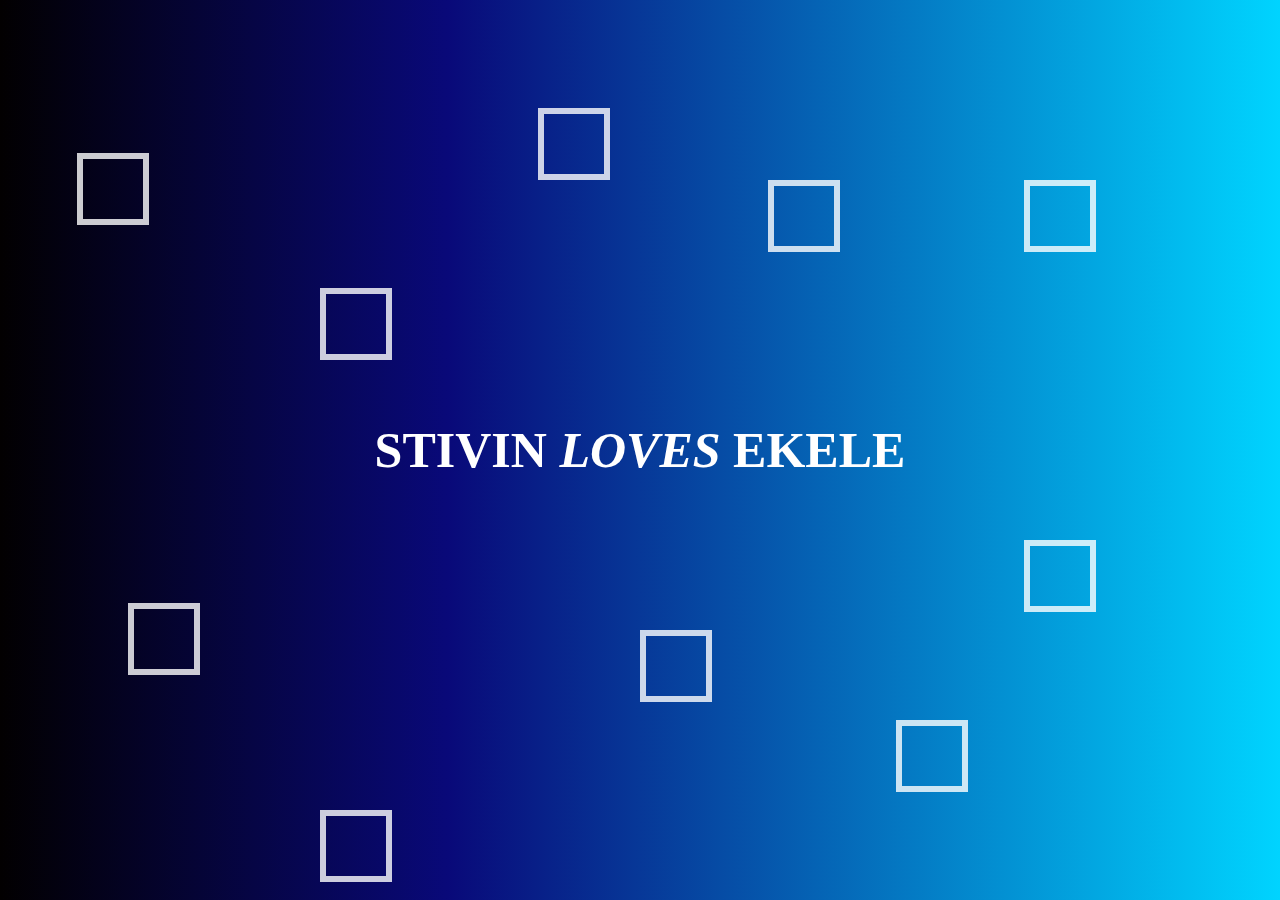
<file: animated background/index.html>
<!DOCTYPE html>
<html lang="en">
<head>
    <meta charset="UTF-8">
    <meta name="viewport" content="width=s, initial-scale=1.0">
    <title>stivin</title>
    <link rel="stylesheet" href="style.css">
</head>
<body>
    <div class="wrapper">
        <h2>STIVIN <Em class="BLINK">LOVES</Em>   EKELE</h2>
         <div class="box">
             <div></div>
             <div></div>
             <div></div>
             <div></div>
             <div></div>
             <div></div>
             <div></div>
             <div></div>
             <div></div>
             <div></div>
         </div>
    </div>
    
</body>
</html>
</file>
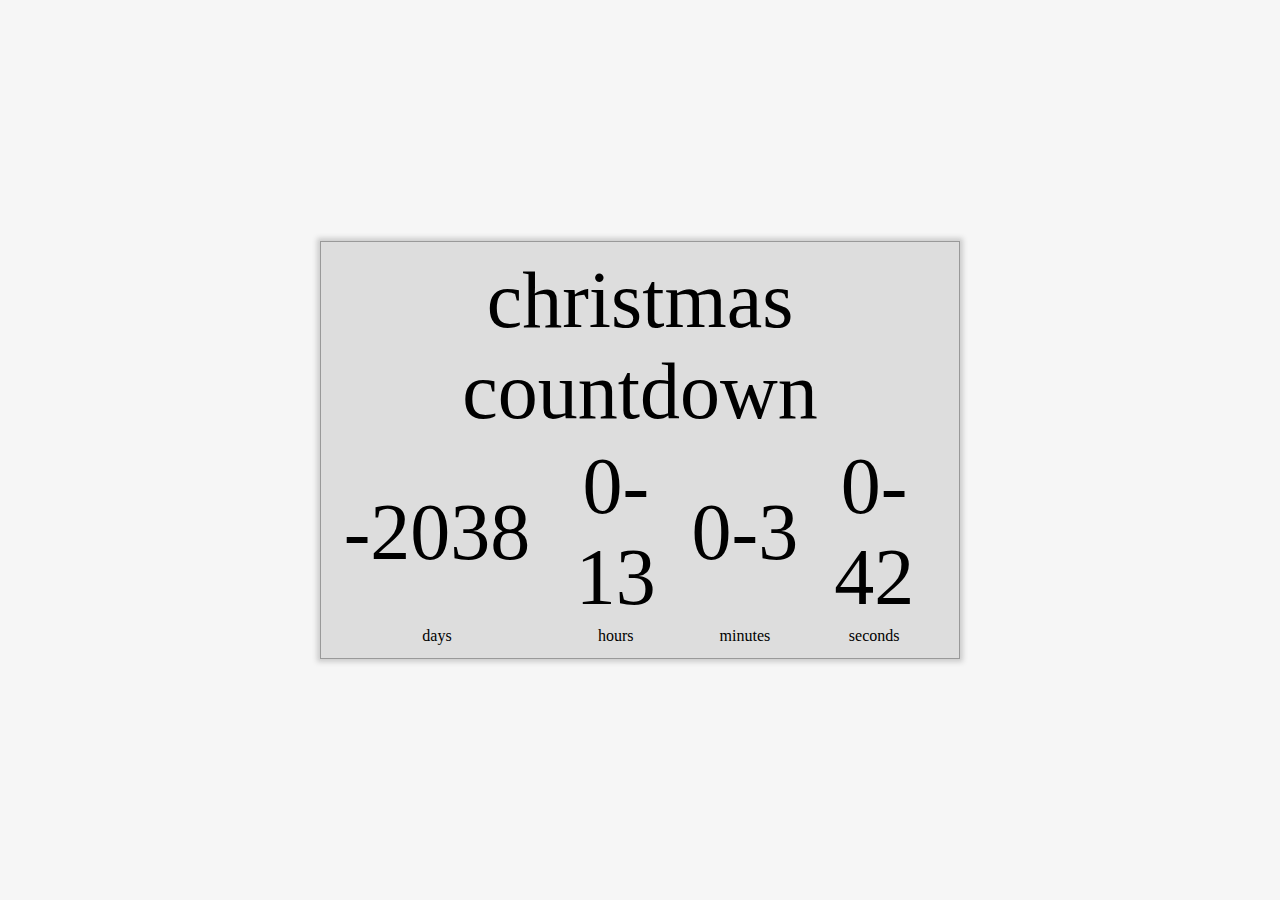
<file: animated countdown/index.html>
<!DOCTYPE html>
<html lang="en">
<head>
    <meta charset="UTF-8">
    <meta name="viewport" content="width=device-width, initial-scale=1.0">
    <title>countdown</title>
    <link rel="stylesheet" href="style.css">
</head>
<body>
    <table class="countdownContainer">
        <tr class="info">
<td colspan="4">christmas countdown</td>
        </tr>
        <tr class="info">
            <td id="days">120</td>
            <td id="hours">4</td>
            <td id="minutes">12</td>
            <td id="seconds">20</td>
        </tr>
        <tr>
            <td>days</td>
            <td>hours</td>
            <td>minutes</td>
            <td>seconds</td>
        </tr>
    </table>

    <script type="text/javascript">
    function countdown() {
        var now = new Date();
        var eventDate = new Date(2020,11,25);

        var currentTime = now.getTime();
        var eventTime = eventDate.getTime();

        var remtime = eventTime - currentTime;

        var s = Math.floor(remtime / 1000);
        var m = Math.floor(s / 60);
        var h = Math.floor(m / 60);
        var d = Math.floor(h / 24);

        h %= 24;
        m %= 60;
        s %= 60;

        h = (h < 10) ? "0" + h : h;
        m = (m < 10) ? "0" + m : m;
        s = (s < 10) ? "0" + s : s;

        document.getElementById("days").innerText = d;
        document.getElementById("days").textContent = d;
        document.getElementById("hours").textContent = h;
        document.getElementById("minutes").textContent = m;
        document.getElementById("seconds").textContent = s;
        
        setTimeout(countdown, 1000)
    }
    countdown();
    </script>
   
    
</body>
</html>
</file>
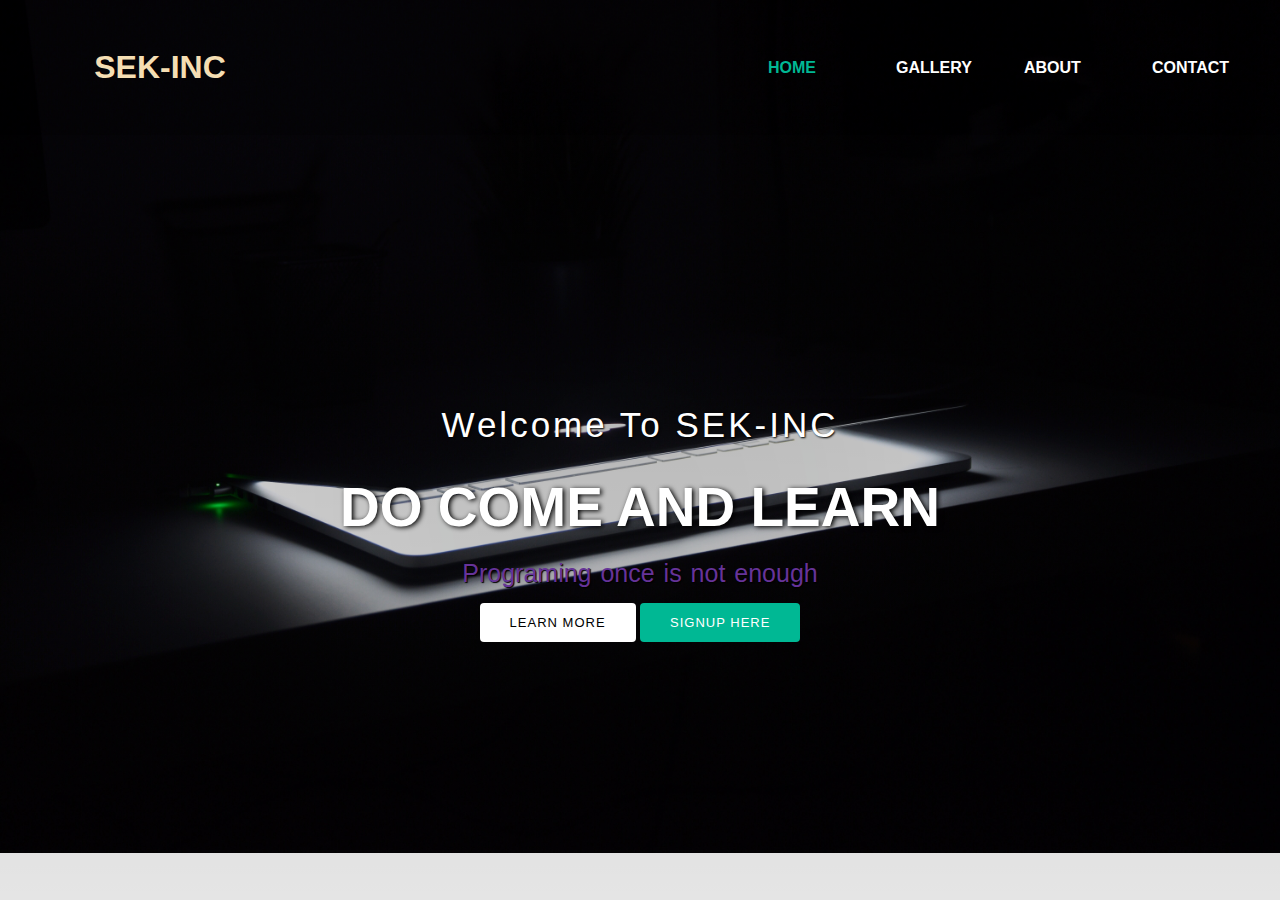
<file: animated website home page/index.html>
<!DOCTYPE html>
<html lang="en">
<head>
    <meta charset="UTF-8">
    <meta name="viewport" content="width=device-width, initial-scale=1.0">
    <title>Document</title>
    <link rel="stylesheet" href="style.css">
    <link
    rel="stylesheet" href="https://cdnjs.cloudflare.com/ajax/libs/animate.css/4.1.1/animate.min.css"
  />
</head>
<body>
    <header>
        <nav>
            <div class="logo"><h1 class="animate__animated animate__heartBeat animate__infinite">SEK-INC</h1></div>
            <div class="menu">
                <a href="#" class="big">Home</a>
                <a href="#">Gallery</a>
                <a href="#">About</a>
                <a href="#">Contact</a>
            </div>
        </nav>
            <main >
                <section >
                    <h3>Welcome To SEK-INC</h3>
                    <h1>DO COME AND LEARN <span class="change_content"></span></h1>
                    <p>Programing once is not enough</p>
                    <a href="#" class="btnone">learn more</a>
                    <a href="#" class="btntwo">signup here</a>
                </section>
            </main>
      
    </header>
    
</body>
</html>
</file>
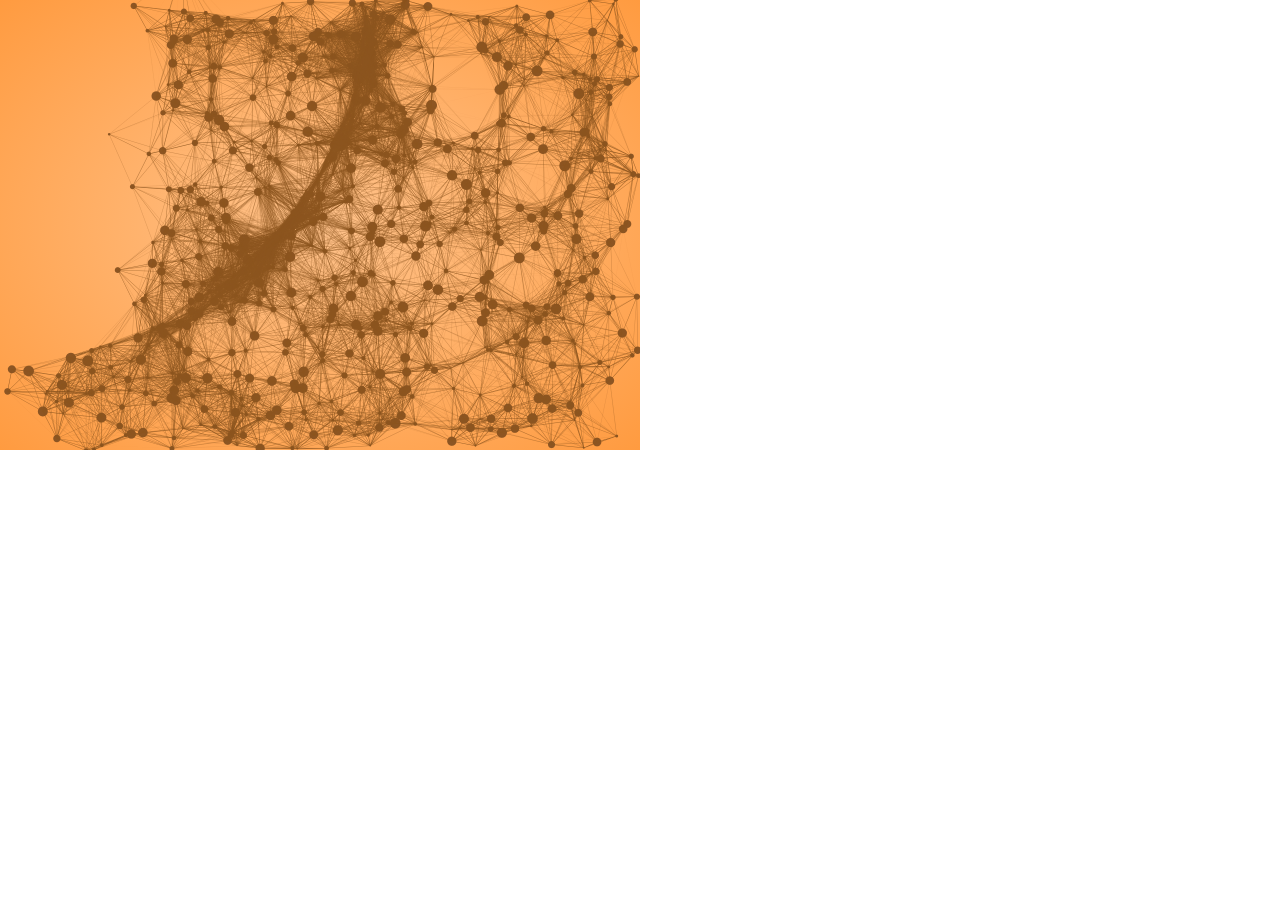
<file: ATOM, MOLECULE ANIM/INDEX.HTML>
<!DOCTYPE html>
<html lang="en">
<head>
    <meta charset="UTF-8">
    <meta name="viewport" content="width=device-width, initial-scale=1.0">
    <title>Document</title>
    <link rel="stylesheet" href="style.css">
</head>
<body>
     
    <canvas id="canvas1"></canvas>


    <script src="apps.js"></script>
</body>
</html>
</file>
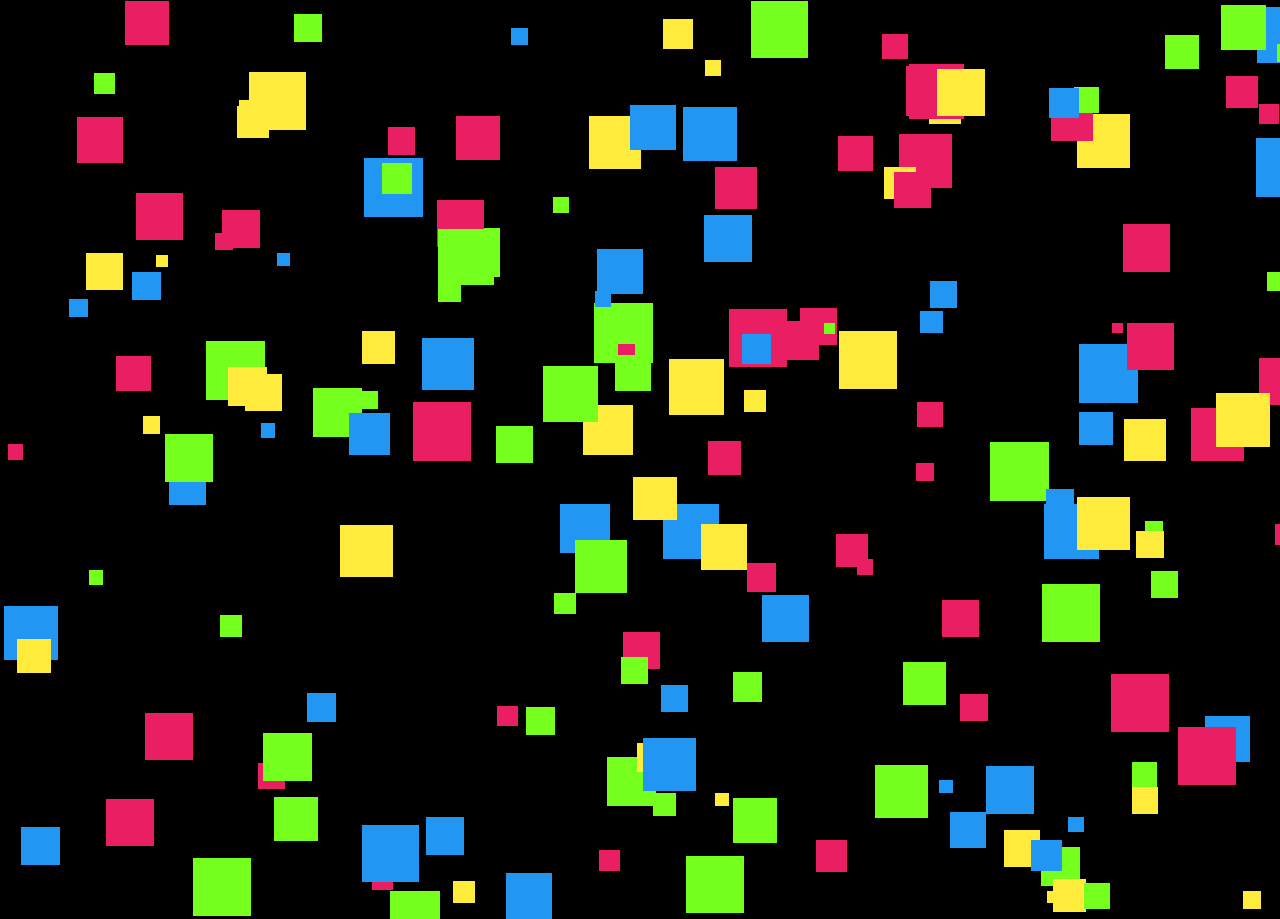
<file: background color animation/index.html>
<!DOCTYPE html>
<html lang="en">
<head>
    <meta charset="UTF-8">
    <meta name="viewport" content="width=device-width, initial-scale=1.0">
    <title>Document</title>
    <link rel="stylesheet" href="style.css">
</head>
<body>
    <section></section>

    <script>
       const colors = [
           '#2196f3',
           '#e91e63',
           '#ffeb3b',
           '#74ff1d',
       ]



        function createSquare() {
            const section = document.querySelector('section');
            const square = document.createElement('span');

            var size = Math.random() * 50;

            square.style.width = 10 + size +'px';
            square.style.height = 10 + size +'px';

            square.style.top = Math.random() * innerHeight + 'px';
            square.style.left = Math.random() * innerWidth + 'px';

            const bg = colors[Math.floor(Math.random() * colors.length)];
            square.style.background = bg;

            section.appendChild(square);
            setTimeout(() =>{
                square.remove()
            }, 800)

        }

        setInterval(createSquare , 2)
    </script>
</body>
</html>
</file>
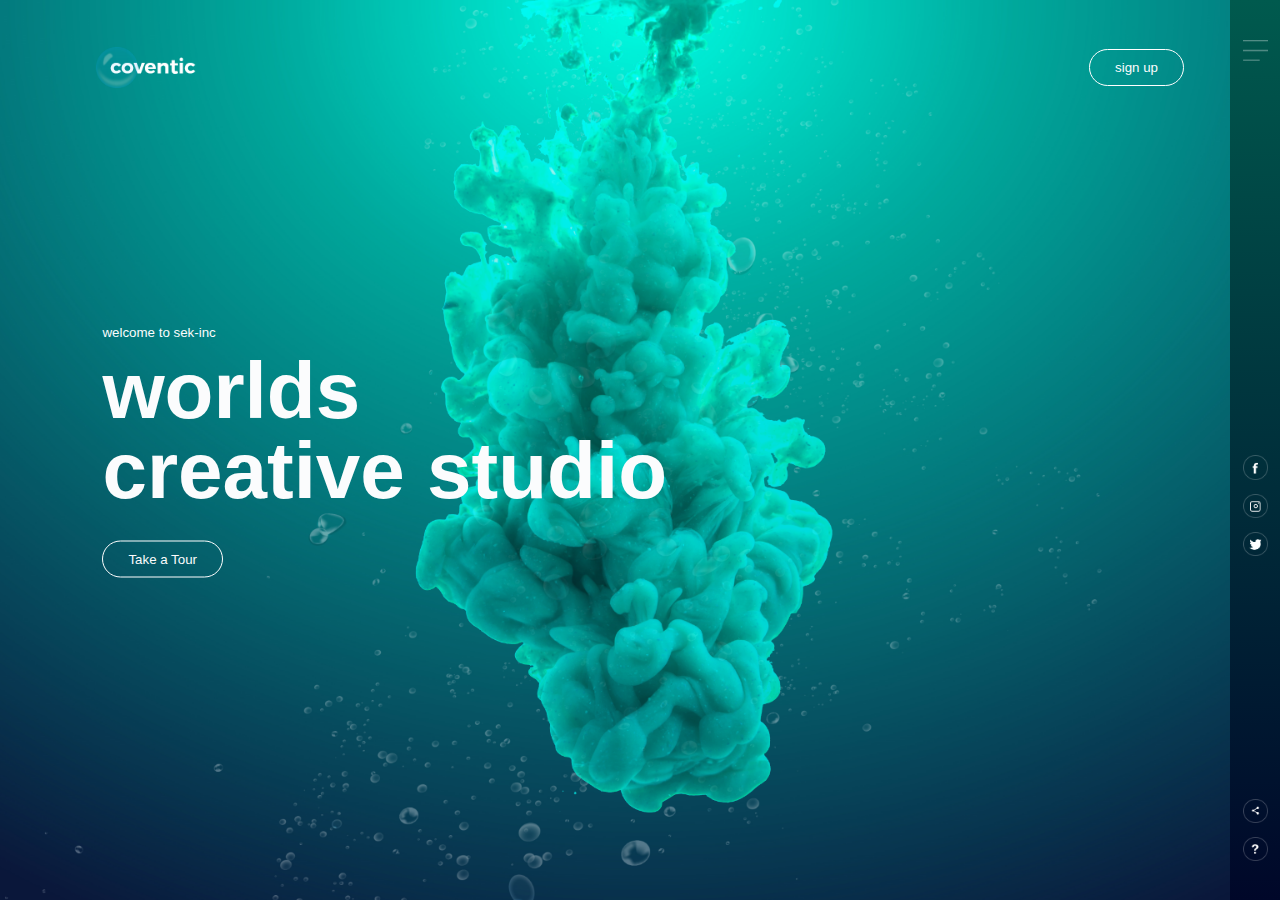
<file: bobble anim/index.html>
<!DOCTYPE html>
<html lang="en">
<head>
    <meta charset="UTF-8">
    <meta name="viewport" content="width=device-width, initial-scale=1.0">
    <title>Document</title>
    <link rel="stylesheet" href="style.css">
</head>
<body>
    <!DOCTYPE html>
    <html lang="en">
    <head>
        <meta charset="UTF-8">
        <meta name="viewport" content="width=device-width, initial-scale=1.0">
        <title>stivin</title>
    </head>
    <body>
        <div class="hero">
            <div class="navbar">
                <img src="images/logo.png" class="logo">
                <button type="button" >sign up</button>
            </div>
            <div class="content">
                <small>welcome to sek-inc</small>
                <h1>worlds<br>creative studio</h1>
                <button type="button">Take a Tour</button>
            </div>
            <div class="side-bar">
                <img src="images/menu.png" class="menu">
                <div class="social-links">
                    <img src="images/fb.png" alt="">
                    <img src="images/ig.png" alt="">
                    <img src="images/tw.png" alt="">
                </div>

                <div class="useful-links">
                    <img src="images/share.png" alt="">
                    <img src="images/info.png" alt="">
                   
                </div>
            </div>
            <div class="bubbles">
                <img src="images/bubble.png" alt="">
                <img src="images/bubble.png" alt="">
                <img src="images/bubble.png" alt="">
                <img src="images/bubble.png" alt="">
                <img src="images/bubble.png" alt="">
                <img src="images/bubble.png" alt="">
                <img src="images/bubble.png" alt="">
            </div>
        </div>
        
    </body>
    </html>
    
</body>
</html>
</file>
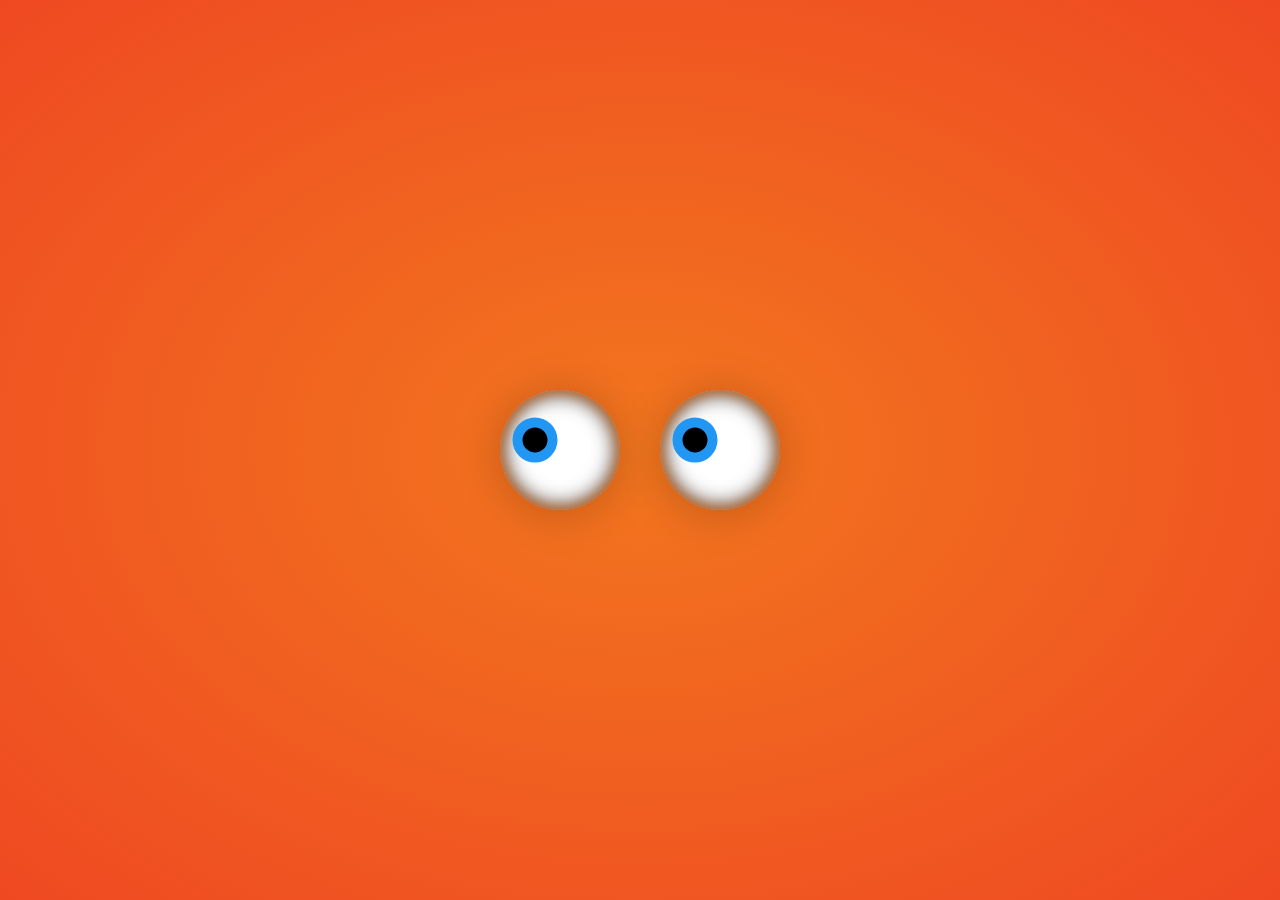
<file: eye balls on mousemove/index.html>
<!DOCTYPE html>
<html lang="en">
<head>
    <meta charset="UTF-8">
    <meta name="viewport" content="width=device-width, initial-scale=1.0">
    <title>Document</title>
    <link rel="stylesheet" href="style.css">
</head>
<body>
    <div class="box">
        <div class="eye"></div>
        <div class="eye"></div>
    </div>




    <script>
        document.querySelector('body').addEventListener('mousemove', eyeball);

     function eyeball() {
         const eye = document.querySelectorAll('.eye');
         eye.forEach(function (eye) {
             let x = (eye.getBoundingClientRect().left) + (eye.clientWidth / 2);
             let y = (eye.getBoundingClientRect().top )+ (eye.clientHeight / 2);

             let radian = Math.atan2(event.pageX - x, event.pageY -y )
             let rotation = (radian * (180 / Math.PI)* -1 ) + 270;
             eye.style.transform = "rotate("+rotation+"deg)"
         });
         
     }

    </script>
    
</body>
</html>
</file>
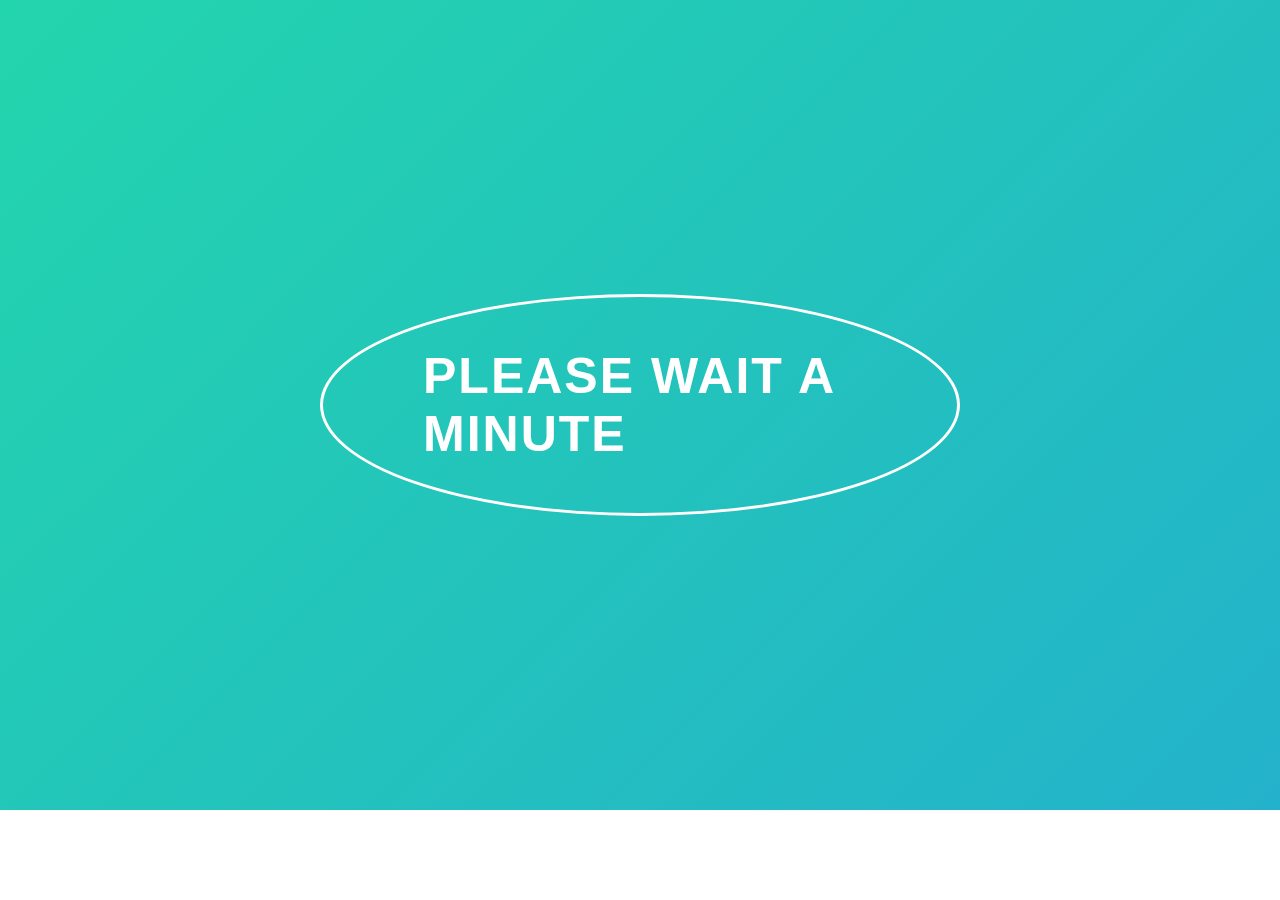
<file: gradient backgruond animation/index.html>
<!DOCTYPE html>
<html lang="en">
<head>
    <meta charset="UTF-8">
    <meta name="viewport" content="width=device-width, initial-scale=1.0">
    <title>stivin</title>
    <link rel="stylesheet" href="style.css">
</head>
<body>
    <section>
        <h1>please wait a minute</h1>

</section>
    
</body>
</html>
</file>
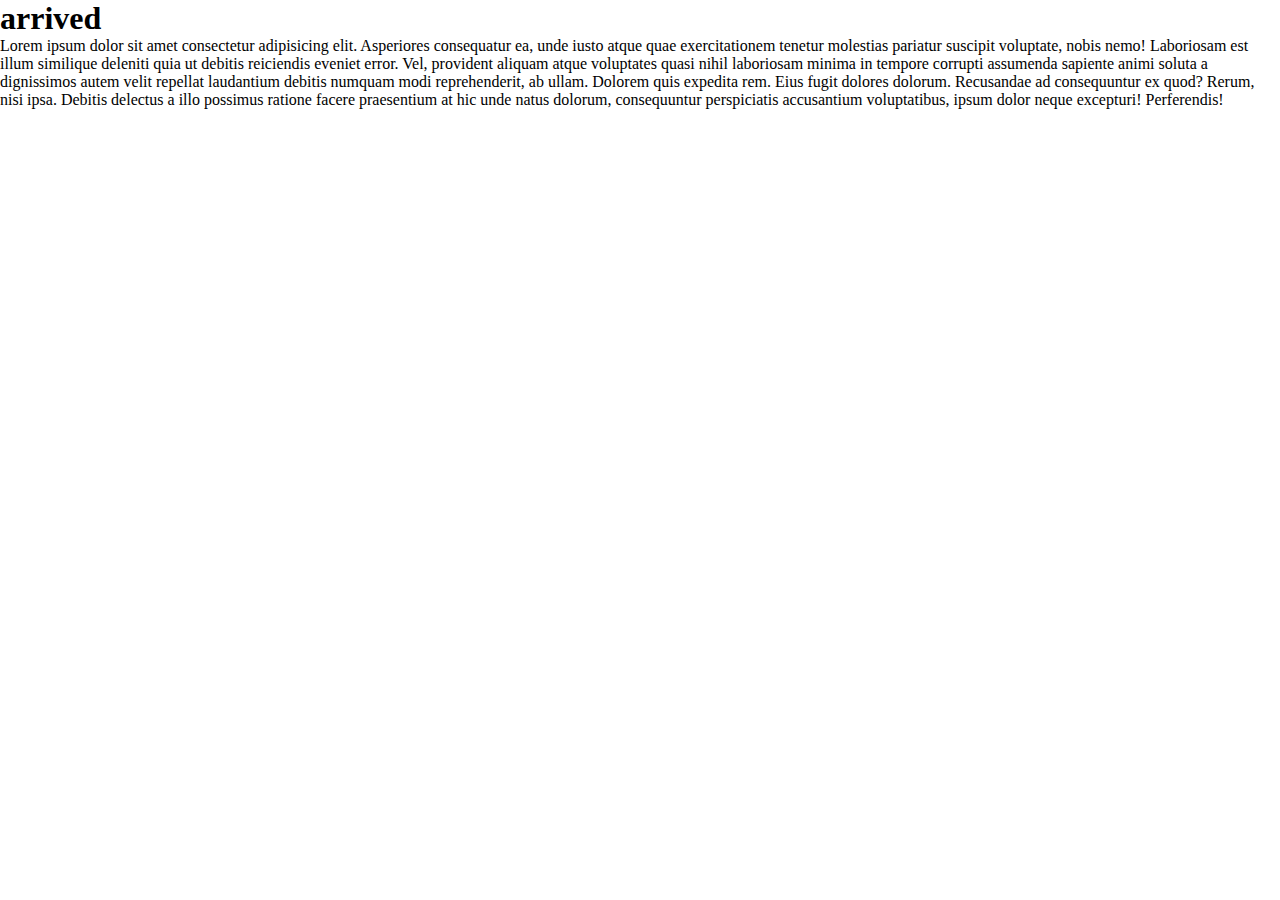
<file: preloader/index.html>
<!DOCTYPE html>
<html lang="en">
<head>
    <meta charset="UTF-8">
    <meta name="viewport" content="width=device-width, initial-scale=1.0">
    <title>Document</title>
    <link rel="stylesheet" href="style.css">
</head>
<body>
    
<div class="preload">
    <h1 class="cc">C</h1>
    <h3>d</h3>
    <h6>loading...</h6>
</div>

<section>
    <h1>arrived</h1>
    <p>Lorem ipsum dolor sit amet consectetur adipisicing elit. Asperiores consequatur ea, unde iusto atque quae exercitationem tenetur molestias pariatur suscipit voluptate, nobis nemo! Laboriosam est illum similique deleniti quia ut debitis reiciendis eveniet error. Vel, provident aliquam atque voluptates quasi nihil laboriosam minima in tempore corrupti assumenda sapiente animi soluta a dignissimos autem velit repellat laudantium debitis numquam modi reprehenderit, ab ullam. Dolorem quis expedita rem. Eius fugit dolores dolorum. Recusandae ad consequuntur ex quod? Rerum, nisi ipsa. Debitis delectus a illo possimus ratione facere praesentium at hic unde natus dolorum, consequuntur perspiciatis accusantium voluptatibus, ipsum dolor neque excepturi! Perferendis!</p>
</section>
    


<script>
    //function to get rtid of the preloader
    window.addEventListener('load', () => {
        const preload = document.querySelector('.preload');
        preload.classList.add('preload-finish');
    });
</script>
</body>
</html>
</file>
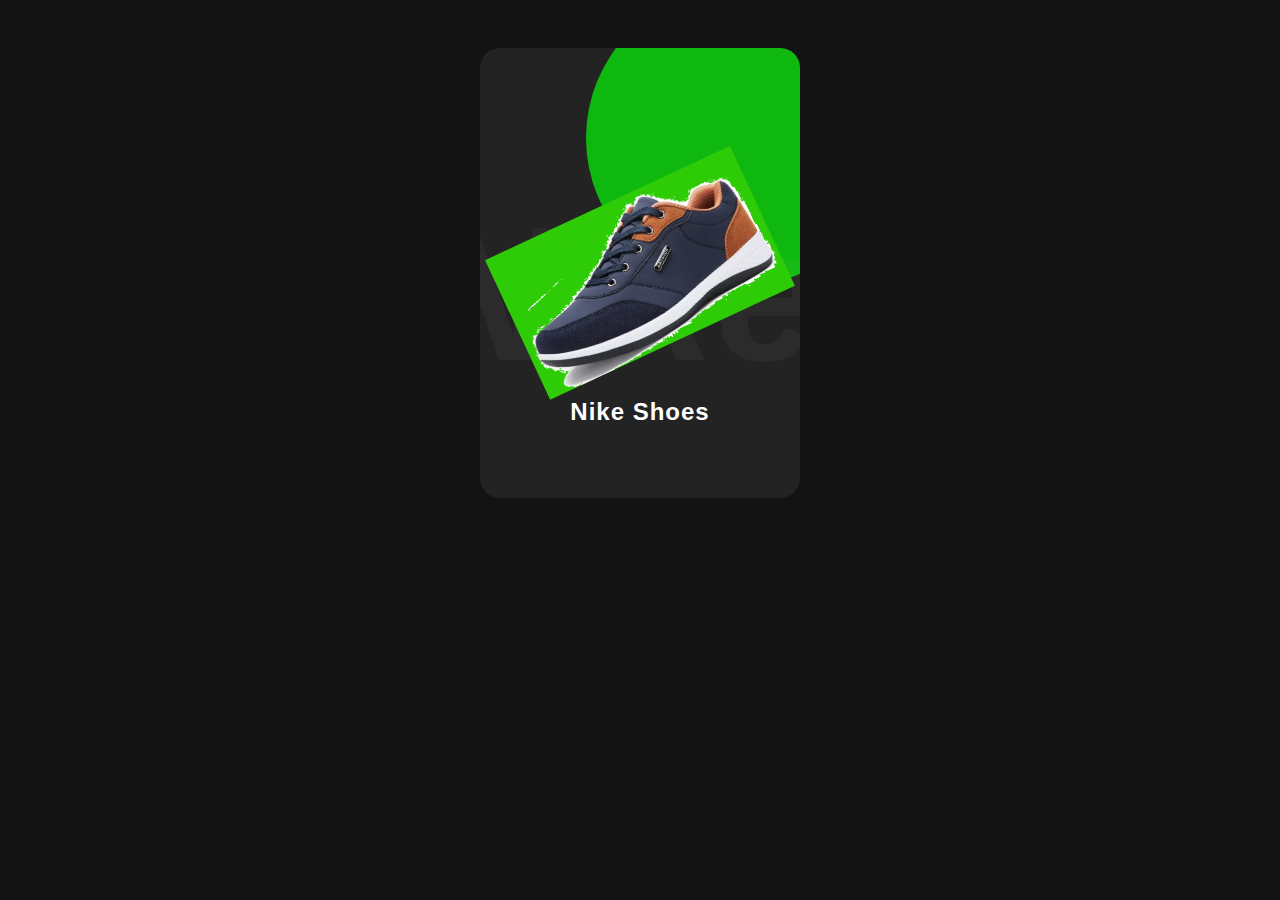
<file: shopping card/index.html>
<!DOCTYPE html>
<html lang="en">
<head>
    <meta charset="UTF-8">
    <meta name="viewport" content="width=device-width, initial-scale=1.0">
    <title>Document</title>
    <link rel="stylesheet" href="style.css">
</head>
<body>
    <div class="container">
        <div class="card">
            <div class="imgBx">
                <img src="images/boot.png" alt="">
            </div>
            <div class="contentBx">
                <h2>Nike Shoes</h2>
                <div class="size">
                    <h3>size</h3>
                    <span>7</span>
                    <span>8</span>
                    <span>9</span>
                    <span>10</span>
                </div>
                <div class="color">
                    <h3>color</h3>
                    <span></span>
                    <span></span>
                    <span></span>
                </div>
                <a href="#">buy now</a>
                <p>Lorem ipsum, dolor sit amet consectetur adipisicing elit. Eos vel eaque obcaecati.</p>
            </div>
        </div>
    </div>

    
</body>
</html>
</file>
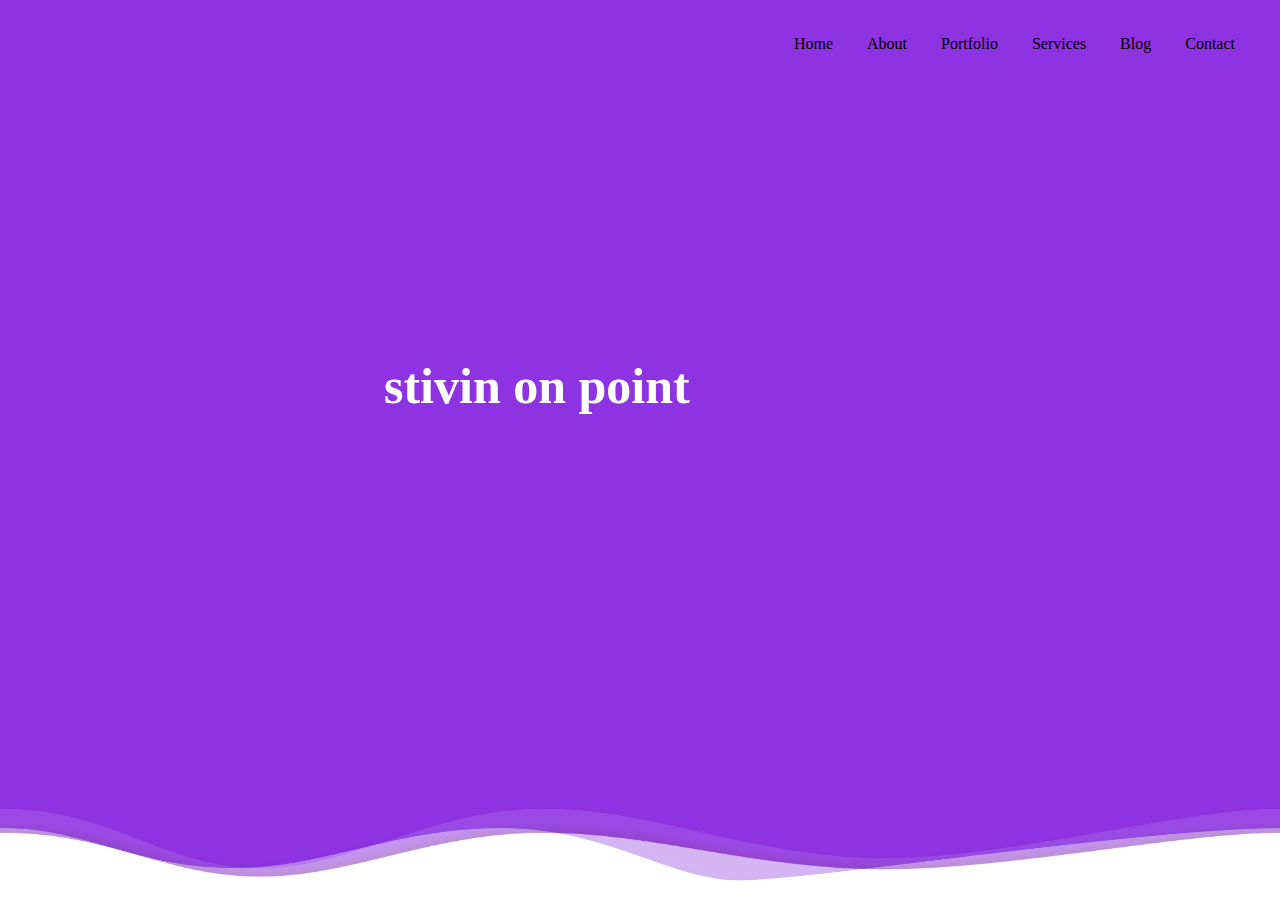
<file: wavy background/index.html>
<!DOCTYPE html>
<html lang="en">
<head>
    <meta charset="UTF-8">
    <meta name="viewport" content="width=device-width, initial-scale=1.0">
    <title>stivint</title>
    <link rel="stylesheet" href="style.css">
</head>
<body>
    <div class="container">
        <ul>
            <li><a href="#"></a>Home</li>
            <li><a href="#"></a>About</li>
            <li><a href="#"></a>Portfolio</li>
            <li><a href="#"></a>Services</li>
            <li><a href="#"></a>Blog</li>
            <li><a href="#"></a>Contact</li>
        </ul>

        <div class="mid-text">
            <h2>stivin on point</h2>
        </div>
        <div class="line line-1">
            <div class="wave wave1" style="background-image: url(img/1.png);"></div>
        </div>
        <div class="line line-2">
            <div class="wave wave2" style="background-image: url(img/2.png);"></div>
        </div>
        <div class="line line-2">
            <div class="wave wave3" style="background-image: url(img/3.png);"></div>
        </div>
    </div>
    
</body>
</html>
</file>
<file: animated background/style.css>
body{
    margin: 0;
    padding: 0;
}
.wrapper{
    position: absolute;
    width: 100%;
    height: 100%;
    overflow: hidden;
    background: linear-gradient(90deg, rgba(2,0,.6,1) 0%, rgba(9,9,121,1) 35%, rgba(0,212,255,1) 100%);
}
h2{
    font-family: poppins;
    position: absolute;
    top: 50%;
    left: 50%;
    transform: translate(-50%, -50%);
    font-size: 50px;
    font-weight: bold;
    color: #fff;
    text-transform: uppercase;
    margin: 0;
}
.box div{
    position: absolute;
    width: 60px;
    height: 60px;
    background-color: transparent;
    border: 6px solid rgba(255, 255, 255, 0.8);
}
.box div:nth-child(1){
    top: 12%;
    left: 42%;
    animation: animate 10s linear infinite;
}
.box div:nth-child(2){
    top: 70%;
    left: 50%;
    animation: animate 7s linear infinite;
}
.box div:nth-child(3){
    top: 17%;
    left: 6%;
    animation: animate 9s linear infinite;
}
.box div:nth-child(4){
    top: 20%;
    left: 60%;
    animation: animate 10s linear infinite;
}
.box div:nth-child(5){
    top: 67%;
    left: 10%;
    animation: animate 6s linear infinite;
}
.box div:nth-child(6){
    top: 80%;
    left: 70%;
    animation: animate 12s linear infinite;
}
.box div:nth-child(7){
    top: 60%;
    left: 80%;
    animation: animate 15s linear infinite;
}
.box div:nth-child(8){
    top: 32%;
    left: 25%;
    animation: animate 16s linear infinite;
}
.box div:nth-child(9){
    top: 90%;
    left: 25%;
    animation: animate 9s linear infinite;
}
.box div:nth-child(10){
    top: 20%;
    left:80%;
    animation: animate 5s linear infinite;
    transform: rotate(0);
}

@keyframes animate {
    0%{
        transform: scale(0) translateY(0) rotate(0);
         opacity: 1;
    }
    100%{
        transform: scale(1.3) translateY(-90px) rotate(360deg);
         opacity: 0;
    }
}
</file>
<file: animated countdown/style.css>
body{
    background: #f6f6f6;

}
.countdownContainer{
    position: absolute;
    top: 50%;
    left: 50%;
    transform: translateX(-50%) translateY(-50%);
    text-align: center;
    background: #ddd;
    padding: 10px;
    border: 1px solid #999;
    box-shadow: 0 0 5px 3px #ccc;
}
.info{
    font-size: 80px;
}
</file>
<file: animated website home page/style.css>
*{
    margin: 0;
    padding: 0;
    box-sizing: border-box;
    font-family: Arial, Helvetica, sans-serif;
}
header{
    width: 100%;
    height: 100vh;
    background-image:linear-gradient(rgba(0,0,0,0.3), rgba(0,0,0,0.1)), url(images/webpic3.jpg);
    background-repeat: no-repeat;
    background-size: 100%;
}
nav{
    width: 100%;
    height: 15vh;
    background: rgba(0,0,0,0.2) ;
    color: wheat; display: flex; justify-content: space-between;
    align-items: center; text-transform: uppercase;
}
nav .logo{
    width: 25%;
    text-align: center;
    /* background: red; */
}
nav .menu{
    width: 40%;
    display: flex;
    justify-content: space-around;
}
nav .menu a{
    width: 25%;
    text-decoration: none; color: white;
    font-weight: bold;
}
.big{
    color: #00b894 !important; 
}
main{
    width: 100%;
    height: 85%;
    display:flex ;
    justify-content: center;
    align-items: center;
    text-align: center;
    color: white;
}


section h3{
    font-size: 35px;
    font-weight: 200;
    letter-spacing: 3px;
    text-shadow: 1px 1px 2px black;
}
section h1{
    margin: 30px 0 20px 0;
    font-size: 55px;
    font-weight: 700;
    text-shadow: 2px 1px 5px black;
    text-transform: uppercase;
}
section p{
    font-size: 25px;
    color:rebeccapurple;
    word-spacing: 2px;
    margin-bottom: 25px;
    text-shadow: 1px 1px 1px black;
}
section a{
    padding: 12px 30px;
    border-radius: 4px;
    outline: none;
    text-transform: uppercase;
    font-weight: 500;
    font-size: 13px;
    text-decoration: none;
    letter-spacing: 1px;
    transition: all .5 ease ;
}
section .btnone{
    background: #fff;
    color: #000;
}
section .btntwo{
    background: #00b894;
    color: white;
}
section .btnone:hover{
    background: #00b894;
    color: white;
}
section .btntwo:hover{
    background: #fff;
    color: #000;
}

.change_content:after{
    content: '';
    animation: changetext 10s infinite linear;
    color: #00b894;
}

@keyframes changetext{
    0%{content: "html";}
    20%{content: "css";}
   35%{content: "python";}
    60%{content: "javascript";}
    80%{content: "java";}
   100%{content: "c++";}
}


.animate__animated.animate__bounce {
    --animate-duration: 1s;
  }
</file>
<file: ATOM, MOLECULE ANIM/style.css>
*{
    margin: 0;
    padding: 0;
    box-sizing: border-box;
}
#canvas1{
    position: absolute;
    top: 0; left: 0;
    width: 50%;
    height: 50%;
    background: radial-gradient(#ffc38c, #ff9b40);
}
</file>
<file: background color animation/style.css>
*{
    margin: 0;
    padding: 0;
    box-sizing: border-box;
}

body{
    overflow: hidden;
    height: 100vh;
    background: #000;
}
section{
    height: 100vh;

}
span{
    position: absolute;
    pointer-events: none;
    background: #fff;
    animation: animate 5s linear infinite;
}

@keyframes animate {
    0%{
        transform: scale(0) translateY(0) rotate(0deg);
        opacity: 0;
    }
    10%{
        opacity: 1;
    }
    90%{
        opacity:1;
}
    100%{
        transform: scale(1) translateY(-50%) rotate(360deg);
        opacity: 0;
    }
}
</file>
<file: bobble anim/style.css>
*{
    margin: 0;
    padding: 0;
    font-family: sans-serif;
}
.hero{
    width: 100%;
    height: 100vh;
    background-image: url(images/background.png);
    background-size: cover;
    background-position: center;
    position: relative;
    overflow: hidden;
}
.logo{
    cursor: pointer;
    width: 100px;
}
.navbar{
    width: 85%;
    height: 15%;
    margin: auto;
    display: flex;
    align-items: center;
    justify-content: space-between;
}
button{
    color: #fbfcfd;
    padding: 10px 25px;
    background: transparent;
    border: 1px solid #fff;
    border-radius: 20px;
    outline: none;
    cursor: pointer;
}
.content{
    color: #fbfcfd;
    position: absolute;
    top: 50%;
    left: 8%;
    transform: translateY(-50%);
    z-index: 2;
}
h1{
    font-size: 80px;
    margin: 10px 0 30px;
    line-height: 80px;
}
.side-bar{
    width: 50px;
    height: 100vh;
    background: linear-gradient(#005a4e, #000729);
    position: absolute;
    right: 0;
    top: 0;
}
.menu{
    display: block;
    width: 25px;
    margin: 40px auto 0;
    cursor: pointer;
}
.social-links img, .useful-links img{
    width: 25px;
    margin: 5px auto;
    cursor: pointer;
}
.social-links{
    width: 50px;
    text-align: center;
    position: absolute;
    top: 50%;
    transform: translateY(-50);
}
.useful-links{
    width: 50px;
    text-align: center;
    position: absolute;
   bottom: 30px;
   
}
.bubbles img{
    width: 50px;
    animation: bubble 7s linear infinite;
}
.bubbles{
    width: 100%;
    display: flex;
    align-items: center;
    justify-content: space-around;
    position: absolute;
    bottom: -70px;
}
@keyframes bubble {
0%{
    /* transform: translateY(0); */
    opacity: 0;
}
50%{
    transform: translateY(0);
    opacity: 1;
}
70%{
    /* transform: translateY(0); */
    opacity: 1;
}
100%{
    transform: translateY(-80vh);
    opacity: 0;
}

}

.bubbles img:nth-child(1){
    animation-delay: 2s;
    width: 20px;
}
.bubbles img:nth-child(2){
    animation-delay: 1s;
    width: 18px;
}
.bubbles img:nth-child(3){
    animation-delay: 3s;
    width: 25px;
}
.bubbles img:nth-child(4){
    animation-delay: 4.5s;
    width: 20px;
}
.bubbles img:nth-child(5){
    animation-delay: 3s;
    width:17px;
}
.bubbles img:nth-child(6){
    animation-delay: 6s;
    width: 19px;
}
.bubbles img:nth-child(7){
    animation-delay: 7s;
    width: 30px;
}
</file>
<file: eye balls on mousemove/style.css>
*{
    margin: 0;
    padding: 0;
}
body{
    display: flex;
    justify-content: center;
    align-items: center;
    min-height: 100vh;
    background: radial-gradient(#f2761e, #ef4922);
}
.box{
    display: flex;
}
.box .eye{
    position: relative;
    width: 120px;
    height: 120px;
    display:block ;
    background: #fff;
    margin: 0 20px;
    border-radius: 50%;
    box-shadow: 0 4px 45px rgba(0,0,0, 0.2),
    inset 0 0 15px #f2761e, inset 0 0 25px;
}
.box .eye::before{
    content: '';
    position: absolute;
    top: 50px;
    left: 35px;
    transform: translate(-50%, -50%);
    width: 45px;
    height: 45px;
    border-radius: 50px;
    background: #000;
    border: 10px solid #2196f3;
    box-sizing: border-box;

}
</file>
<file: gradient backgruond animation/style.css>
*{
    margin: 0;
    padding: 0;
    box-sizing: border-box;
}
html{
    font-size: 10px;
    font-family: Arial, Helvetica, sans-serif;
}
section{
    width: 100%;
    height: 90vh;
    color: #fff;
    
    background: linear-gradient(-45deg, #ee7752, #e73c7e, #23a6d5, #23d5ad);
    animation: change 60s ease-in-out infinite;
    background-size: 400% 400%;
    position: relative;
}
h1{
    font-size: 5rem;
    text-transform: uppercase;
    border: 3px solid #fff;
    border-radius: 50%;
    letter-spacing: 2px;
    position: absolute;
    top: 50%;
    left: 50%;
    transform: translate(-50%, -50%);
    padding: 5rem 10rem;

}

@keyframes change {
    0%{
        background-position: 0 50%;
    }
    50%{
        background-position: 100% 50%;
    }
    100%{
        background-position: 0 50%;
    }
}
</file>
<file: preloader/style.css>
*{
    margin: 0;
    padding: 0;
    box-sizing: border-box;
}
.preload{
    position: fixed;
    top: 0;
    width: 100%;
    height: 100vh;
    background: #77b3d4;
    display: flex;
    justify-content: center;
    flex-direction: column;
    align-items: center;
    transition: opacity 0.5s ease;
}
.preload{
    opacity: 0;
    pointer-events: none;
}
.cc{
    font-family:   serif;
    font-size: 200px;
    background: transparent;
    color: red;
    animation: cc 0.5s ease infinite;
}
.preload h3{
    position: relative;
    font-size: 100px;
    top:-23.5% ;
    left: 1%;
}
.preload h6{
    position: relative;
    font-size: 40px;
    top: -17%;
}

@keyframes cc{
    from{
transform: rotate(0);
    }
    to{
 transform: rotate(360deg);
    }
}
</file>
<file: shopping card/style.css>
*{margin: 0;
    padding: 0;
    font-family: Arial, Helvetica, sans-serif;
}
body{
    display: flex;
    justify-content: center;
    align-items: center;
    min-width: 100vh;
    background-color: #131313;
}
.container{
    position: relative;
    margin-top: 3rem;
}
.container .card{
    position: relative;
    width: 320px;
    height: 450px;
    background: #232323;
    border-radius: 20px;
    overflow: hidden;
}
.container .card:before{
    content: '';
    position: absolute;
    top: 0;
    left: 0;
    width: 100%;
    height: 100%;
    background: #0cd10cda;
    clip-path: circle(150px at 80% 20%);
    transition: 0.5s ease-in-out;
}
.container .card:hover:before{
    clip-path: circle(300px at 80% -20%);
}
.container .card:after{
    content: 'Nike';
    position: absolute;
    top: 30%;
    left: -20%;
    font-size: 12em;
    font-weight: 800;
    font-style: italic;
    color: rgba(255, 255, 255, 0.04);
}
.container .card .imgBx{
    position: absolute;
    top: 50%;
    transform: translateY(-50%);
    z-index: 10000;
    width: 100%;
    height: 220px;
    transition: 0.5s;
}
.container .card:hover .imgBx{
    top: 0;
    transform: translateY(0%);
}
.container .card .imgBx img{
    position: absolute;
    top: 50%;
    left: 50%;
    transform: translate(-50%,-50%) rotate(-25deg);
    width: 270px;
}
.container .card .contentBx{
    position: absolute;
    bottom: 0;
    width: 100%;
    height: 100px;
    text-align: center;
    transition: 1s;
    z-index: 10;
}
.container .card:hover .contentBx{
    height: 210px;
}
.container .card .contentBx h2{
    position: relative;
    font-weight: 600;
    letter-spacing:1px ;
    color: #fff;

}
.container .card .contentBx .size,
.container .card .contentBx .color{
    display: flex;
    justify-content: center;
    align-items: center;
    padding: 8px 20px;
    transition: 0.5;
    opacity: 0;
    visibility: hidden;
}
.container .card:hover .contentBx .size{
opacity: 1;
visibility: visible;
transition-delay: 0.5s;
}
.container .card:hover .contentBx .color{
    opacity: 1;
    visibility: visible;
    transition-delay: 0.6s;
    }
.container .card .contentBx .size h3,
.container .card .contentBx .color h3{
color: #fff;
font-weight: 300;
font-size: 14px;
text-transform: uppercase;
letter-spacing: 2px;
margin-right: 10px;
}
.container .card .contentBx .size span {
    width: 26px;
    height: 26px;
    text-align: center;
    line-height: 26px;
    font-size: 14px;
    display: inline-block;
    color: #111;
    background: #fff;
    margin: 0 5px;
    transition: 0.5s;
    color: #111;
    border-radius: 4px;
    cursor: pointer;

}
.container .card .contentBx .size span:hover{
    background: #9bdc28;
}
.container .card .contentBx .color span{
    width: 20px;
    height: 20px;
    background: #fff;
    border-radius: 50%;
    margin: 0 5px;
    cursor: pointer;
    
}
.container .card .contentBx .color span:nth-child(2){
    background: #9bdc28;
}
.container .card .contentBx .color span:nth-child(3){
    background: #03a9f4;
}
.container .card .contentBx .color span:nth-child(4){
    background: #e91e63;
}
.container .card .contentBx a{
    display: inline-block;
    padding: 10px 20px;
    background: #fff;
    margin-top: 10px;
    border-radius: 4px;
    text-decoration: none;
    font-weight: 600;
    color: #111;
    opacity: 0;
    transform: translateY(50px);
    transition: 0.5s ;
}
.container .card:hover .contentBx a{
    opacity: 1;
    transform: translateY(0);
    transition-delay:0.75 ;

}
</file>
<file: wavy background/style.css>
.container{
    position: absolute;
    left: 0;
    right: 0;
    top: 0;
    bottom: 0;
    margin: auto;
    overflow: hidden;
}
.line{
    position: absolute;
    width: 100%;
    overflow: hidden;
    height: 100%;
    background: blueviolet;
}
ul{
    z-index: 99;
    position: absolute;
    list-style: none;
    right: 30px;
}
ul li{
    display: inline-block;
    margin: 15px;
}
ul li a{
    text-decoration: none;
    color: #fff;
    font-family: quebec;
    font-size: 20px;
}
.mid-text{
    position: absolute;
    z-index: 99;
    top: 35%;
    left: 30%;
    transform: translate(-50%,-50);
}
.mid-text h2{
    color: #fff;
    font-family: big john;
    font-size: 50px;
}
.line-1{
    z-index: 15;
    opacity: 0.5;
}
.line-2{
    z-index: 10;
    opacity: 0.7;
}
.line-3{
    z-index: 5;
   
}
.wave{
    position: absolute;
    left: 0;
    width: 200%;
    height: 100%;
    background-repeat: repeat no-repeat;
    background-position: 0 bottom;
    transform-origin: center bottom;
}
.wave1{
    -webkit-background-size: 50%  80px;
    background-size: 50% 80px;
}
.wave2{
    -webkit-background-size: 50%  100px;
    background-size: 50% 100px;
    animation: animate 20s linear infinite;
}
.wave3{
    -webkit-background-size: 50%  80px;
    background-size: 50% 80px;
    animation: animate 33s linear infinite;
}

@keyframes animate{
    0%{
        transform: translateX(0) translateZ(0) scaleY(1);
    }
    50%{
        transform: translateX(-25%) translateZ(0) scaleY(0.5);
    }
    100%{
        transform: translateX(-50%) translateZ(0) scaleY(1);
    }
}

@media only screen and (max-width:520px){

    .wave1{
        -webkit-background-size: 10%  40px;
        background-size: 100% 50px;
    }


    .mid-text{
        position: absolute;
        z-index: -99;
        top: 35%;
        left: 30%;
        transform: translate(-50%,-50);
    }

    @keyframes animate{
        0%{
            transform: translateX(0) translateZ(0) scaleY(0.2);
        }
        100%{
            transform: translateX(-25%) translateZ(0) scaleY(0.5);
      
    }
      
}
}
</file>
